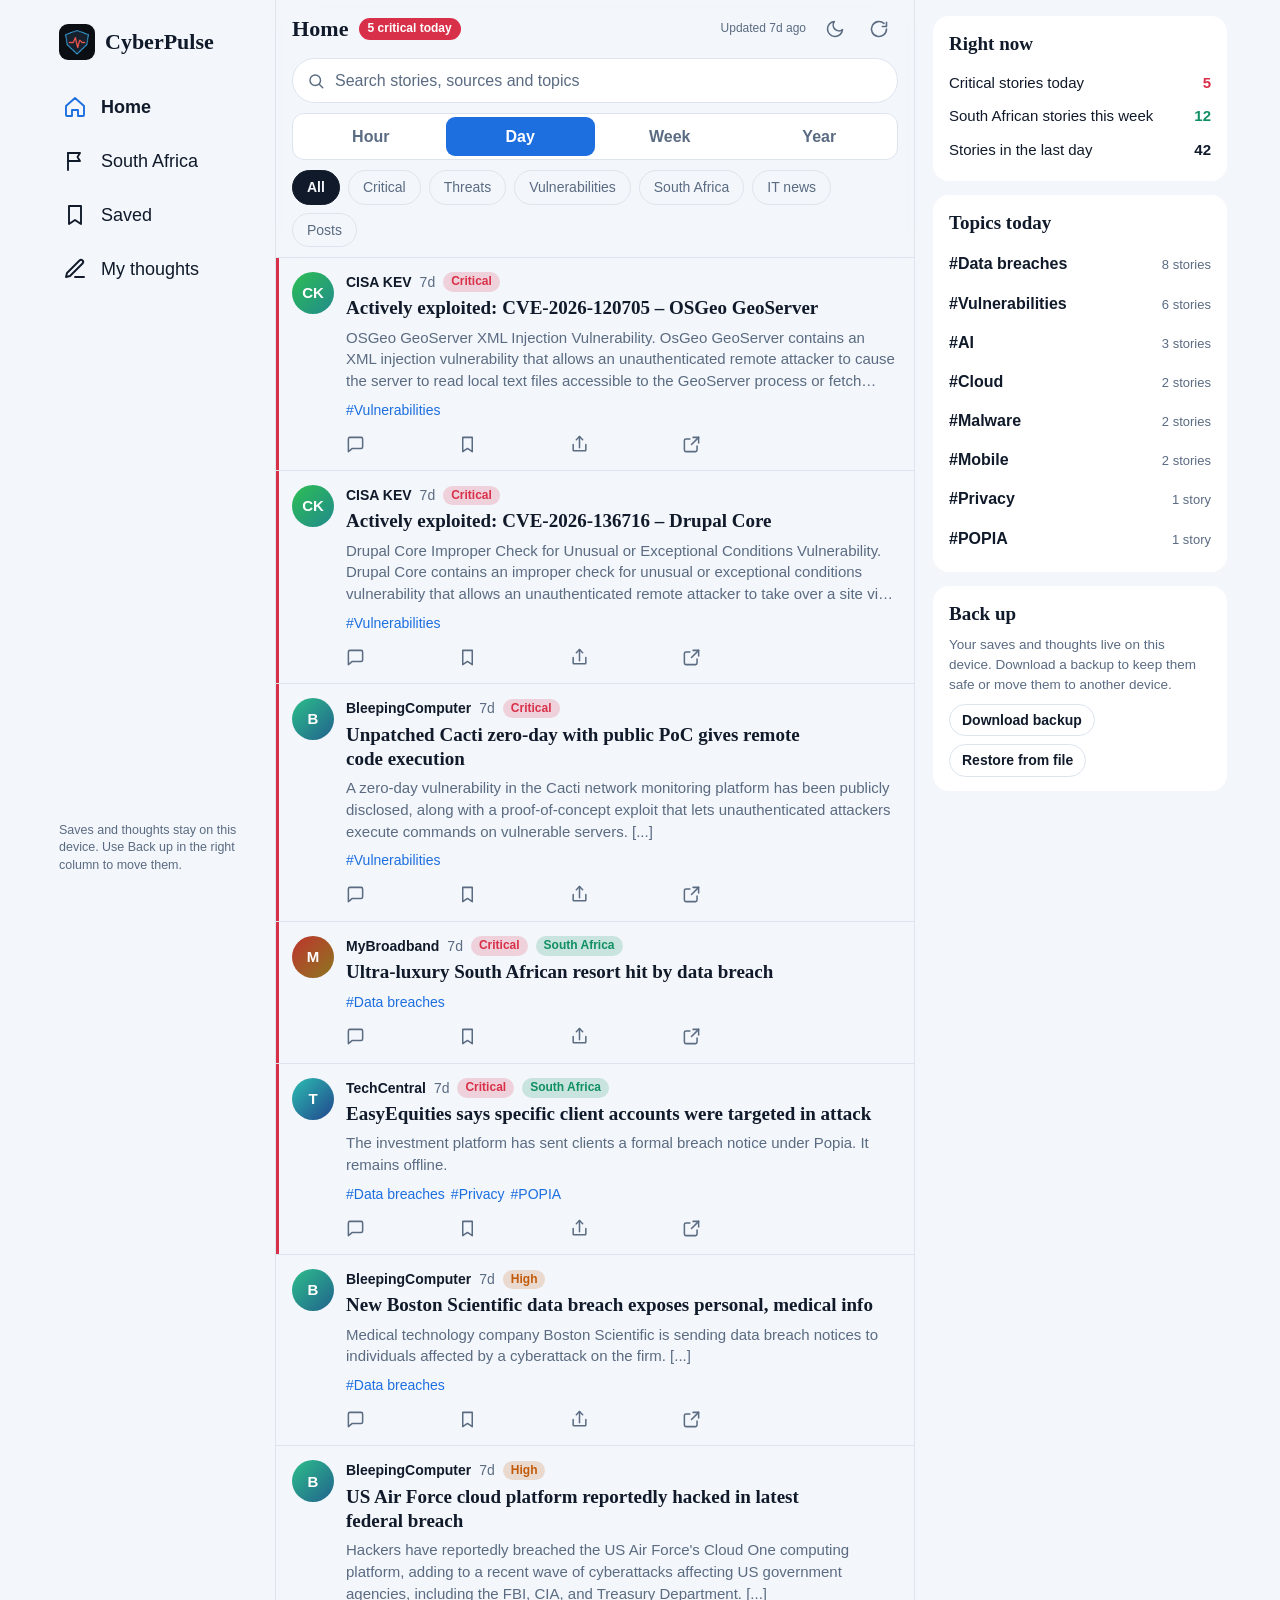
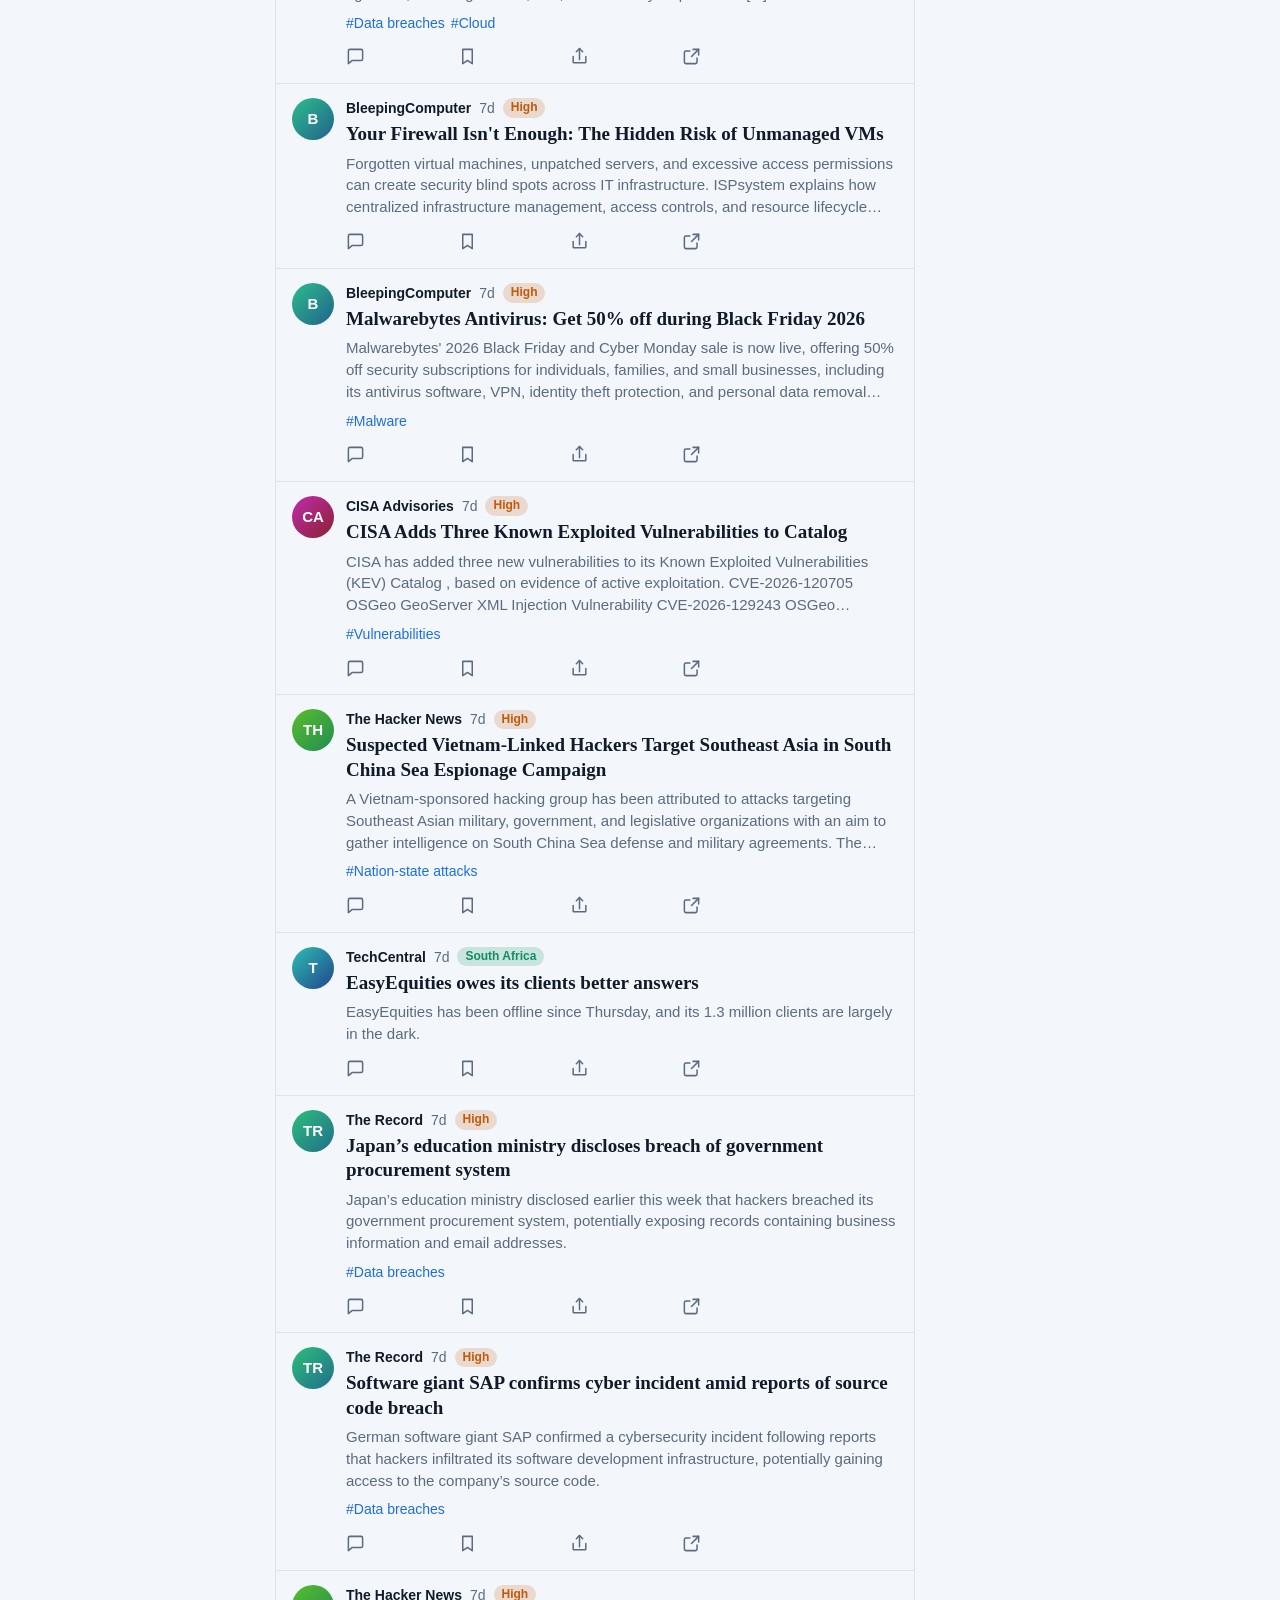
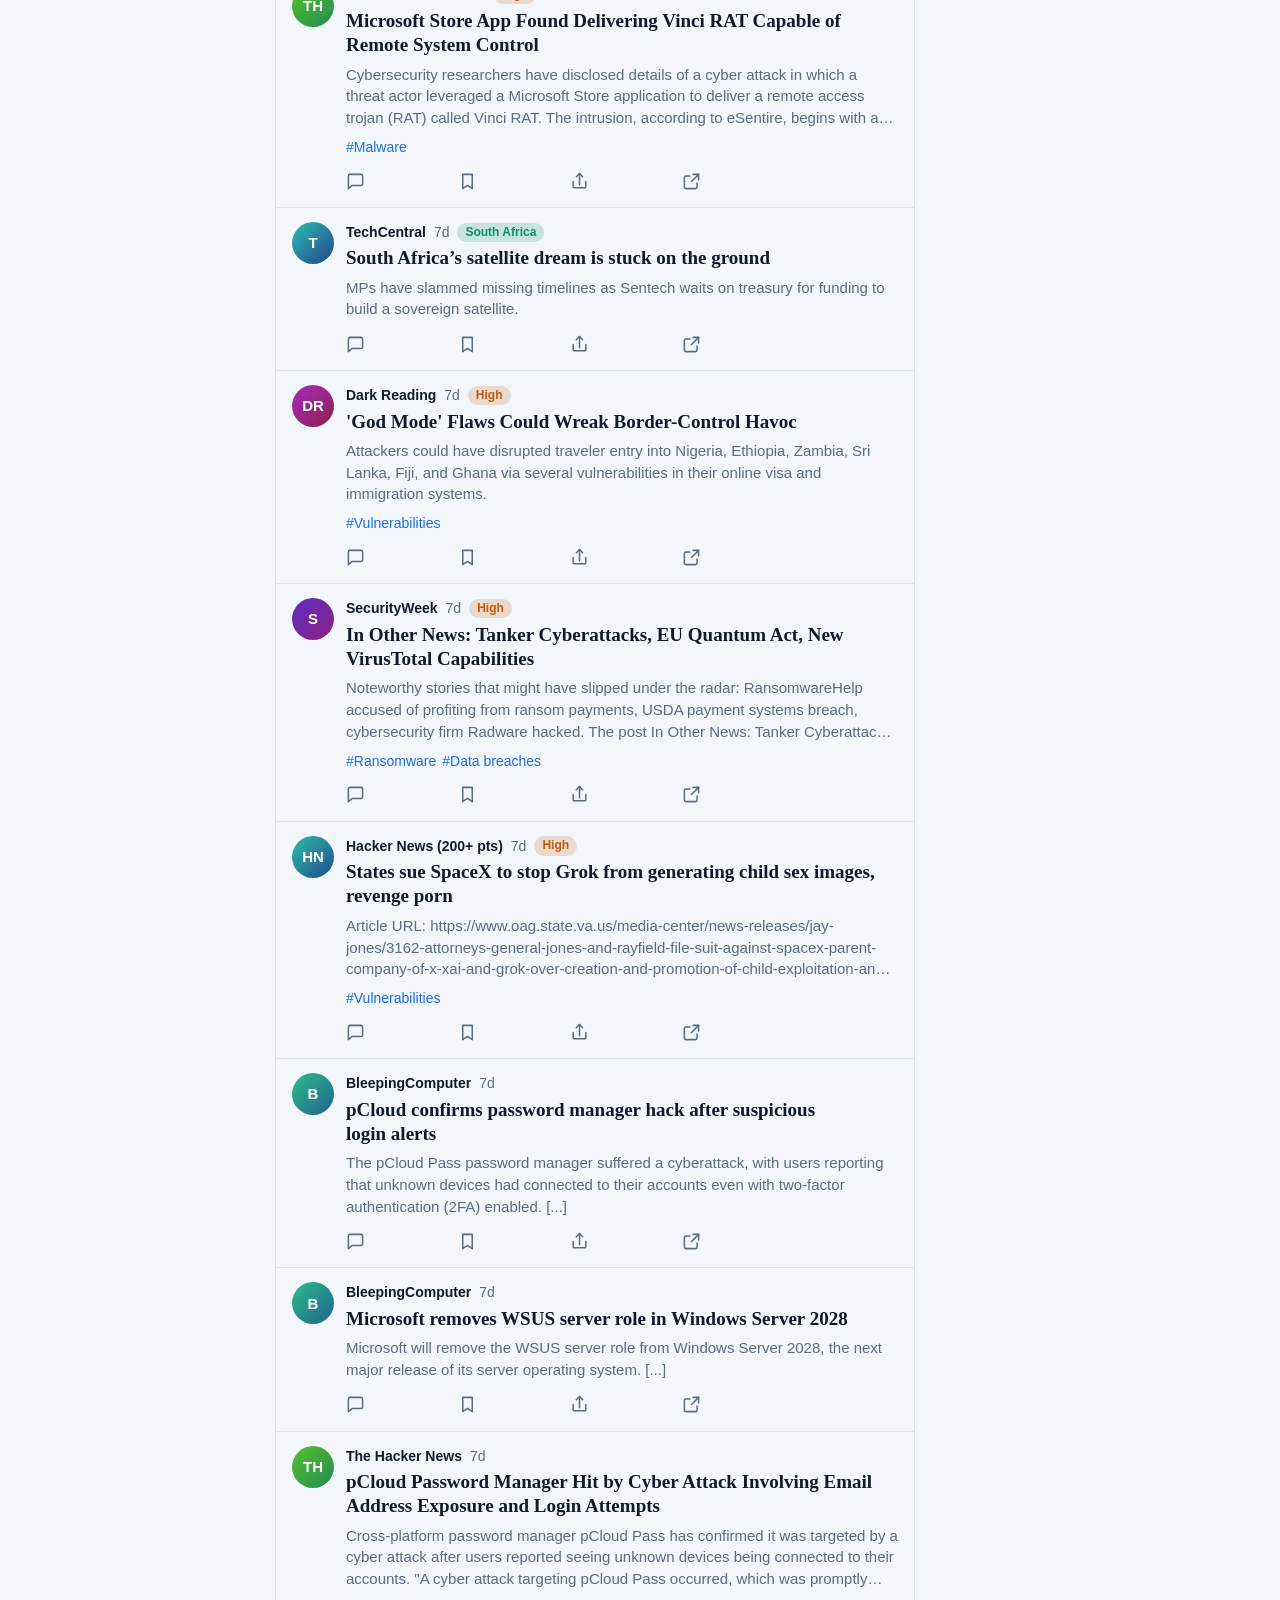
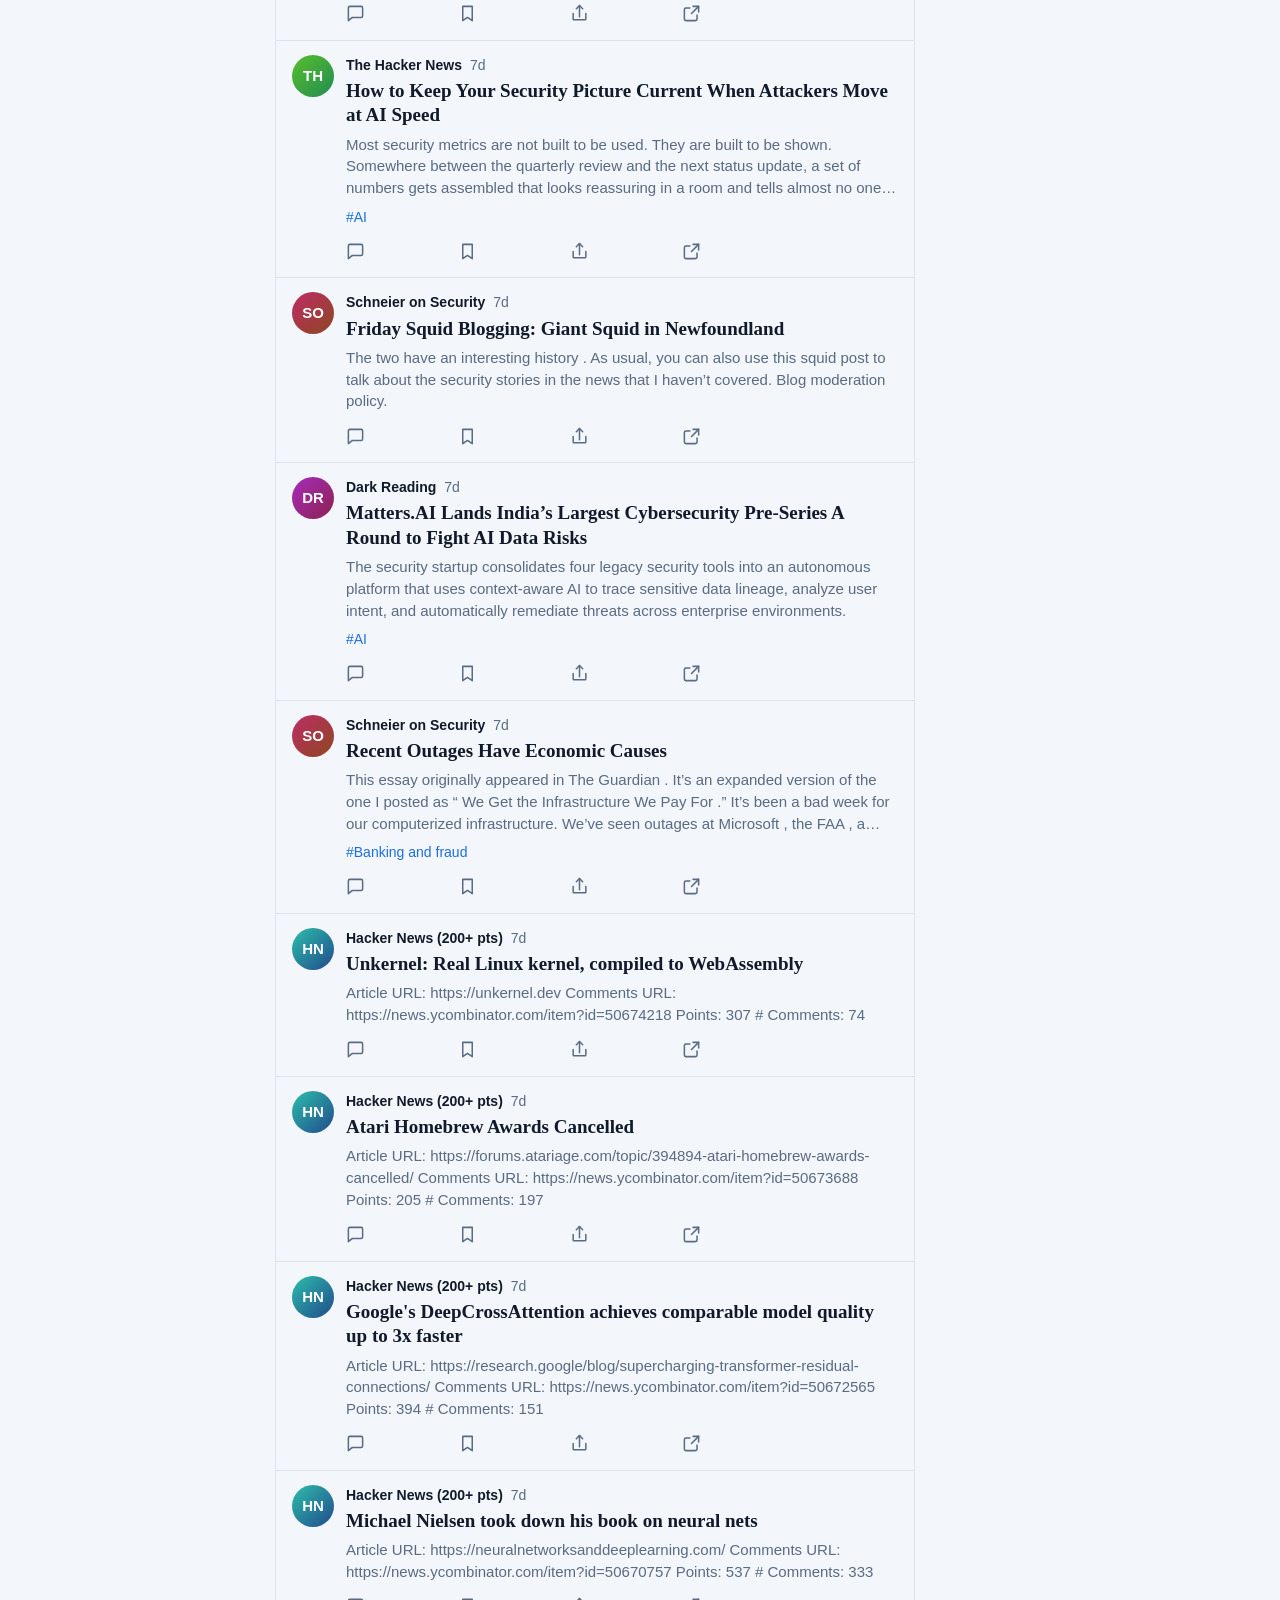
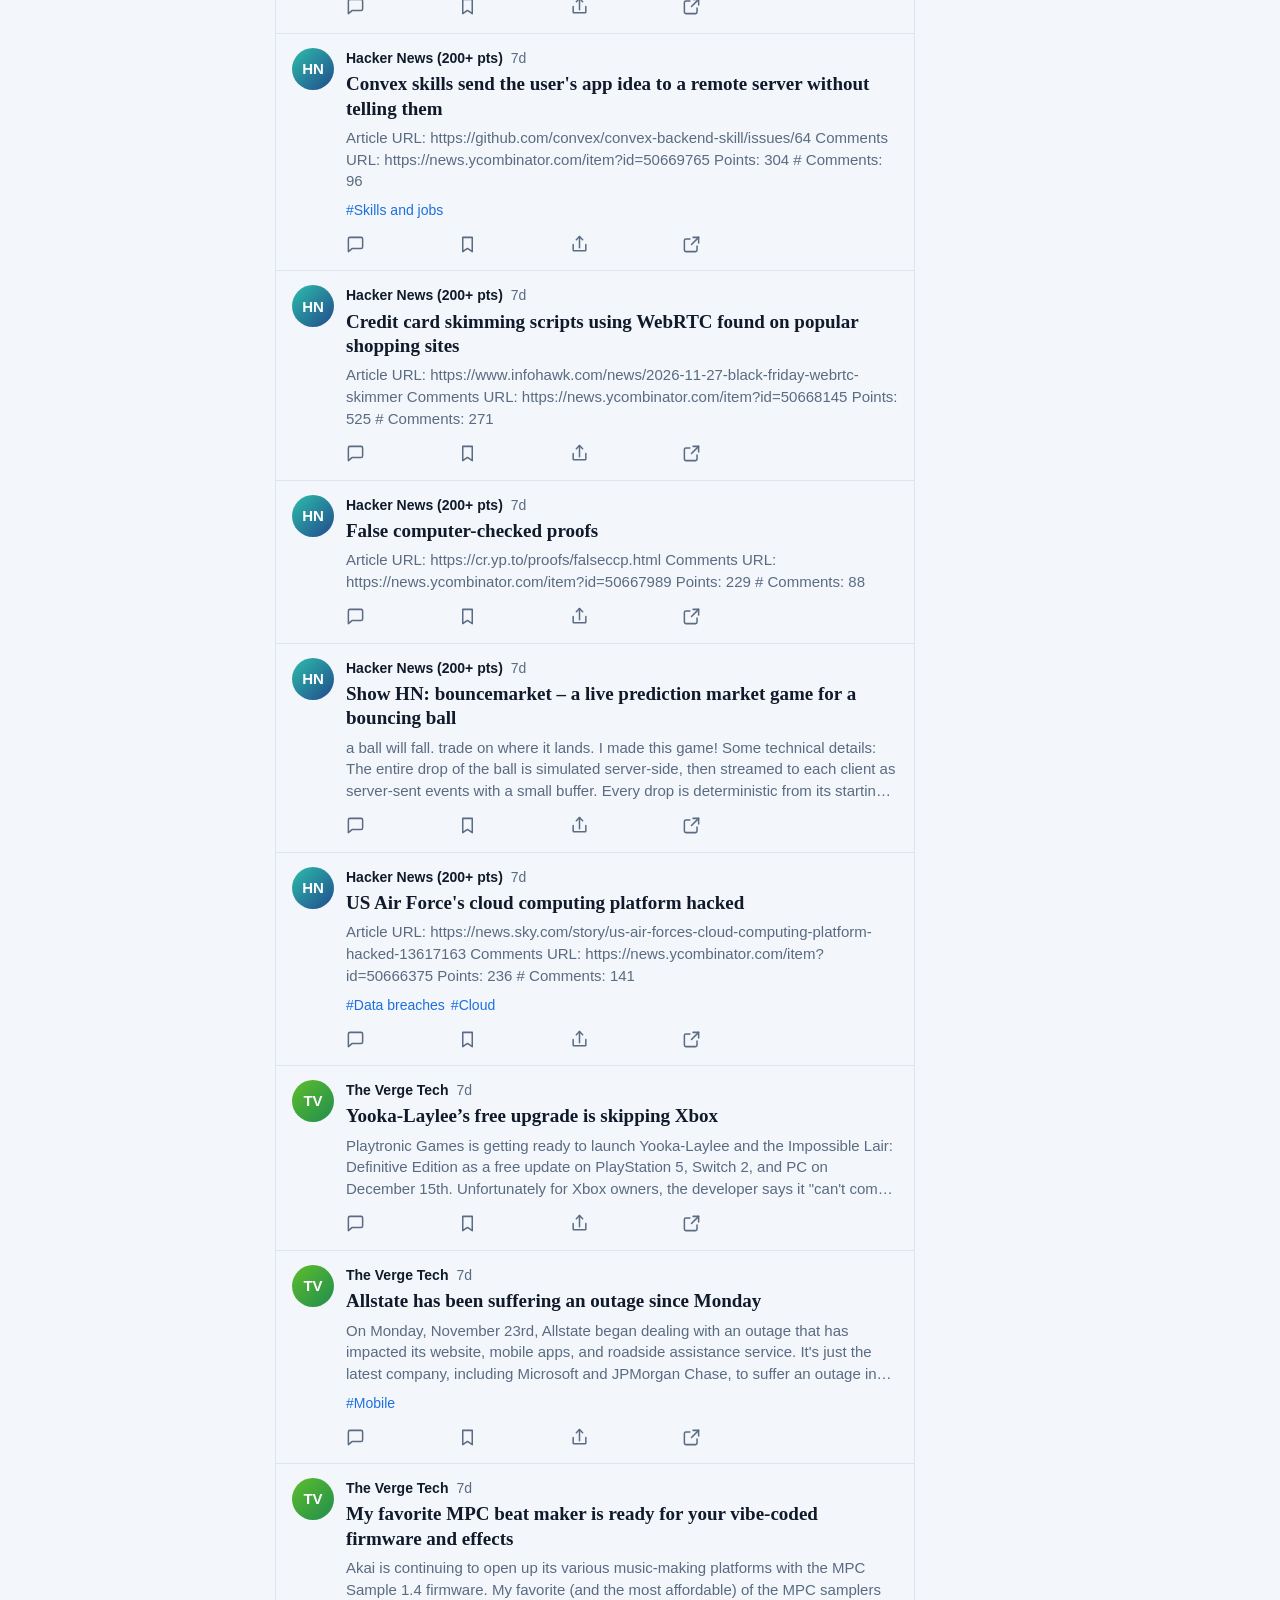
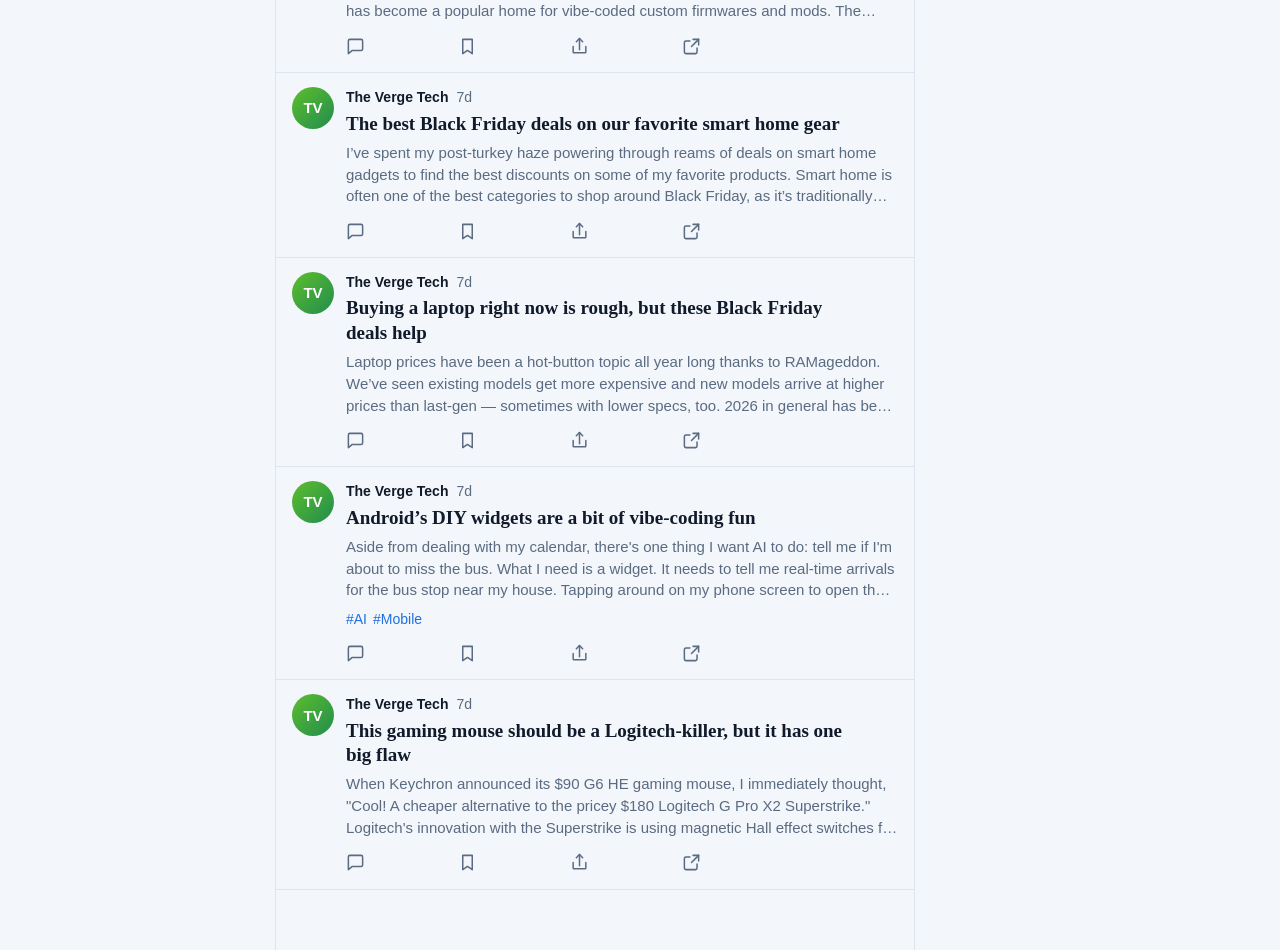
<file: index.html>
<!doctype html>
<html lang="en">
<head>
  <meta charset="utf-8">
  <meta name="viewport" content="width=device-width, initial-scale=1, viewport-fit=cover">
  <title>CyberPulse</title>
  <meta name="description" content="Your personal IT, cybersecurity and South Africa news feed.">
  <link rel="manifest" href="manifest.webmanifest">
  <link rel="icon" type="image/png" href="icons/icon-192.png">
  <link rel="apple-touch-icon" href="icons/apple-touch-icon.png">
  <meta name="apple-mobile-web-app-capable" content="yes">
  <meta name="mobile-web-app-capable" content="yes">
  <meta name="apple-mobile-web-app-title" content="CyberPulse">
  <meta name="apple-mobile-web-app-status-bar-style" content="black-translucent">
  <meta name="theme-color" content="#0b1220">
  <link rel="stylesheet" href="style.css?v=2">
</head>
<body>
  <div class="app">
    <aside class="side">
      <div class="brand"><img src="icons/icon-192.png" alt="" width="36" height="36"><span>CyberPulse</span></div>
      <nav id="sideNav" class="nav" aria-label="Sections"></nav>
      <p class="side-note">Saves and thoughts stay on this device. Use Back up in the right column to move them.</p>
    </aside>

    <div class="center">
      <div id="head" class="head">
        <div class="topbar">
          <div class="mbrand">
            <img class="logo" src="icons/icon-192.png" alt="" width="30" height="30">
            <h1 id="title">Home</h1>
            <span id="critBadge" class="badge" hidden></span>
          </div>
          <div class="tools">
            <span id="status" class="status"></span>
            <button id="theme" class="icon-btn" aria-label="Switch light or dark"></button>
            <button id="refresh" class="icon-btn" aria-label="Refresh"></button>
          </div>
        </div>
        <div class="controls">
          <label class="search">
            <span id="searchIcon" class="search-icon"></span>
            <input id="q" type="search" placeholder="Search stories, sources and topics" autocomplete="off" enterkeyhint="search">
          </label>
          <div id="windows" class="segmented" role="group" aria-label="Time window"></div>
          <div id="chips" class="chips" role="group" aria-label="Filters"></div>
          <div id="tagbar" class="tagbar" hidden></div>
        </div>
      </div>

      <button id="newPill" class="newpill" hidden></button>
      <p id="notice" class="notice" hidden></p>
      <main id="list" class="list" aria-live="polite"></main>
    </div>

    <aside id="rail" class="rail"></aside>
  </div>

  <nav id="bottomNav" class="bottom" aria-label="Sections"></nav>
  <div id="toast" class="toast" role="status" aria-live="polite"></div>
  <input type="file" id="importFile" accept="application/json" hidden>

  <script src="app.js?v=2"></script>
</body>
</html>
</file>
<file: style.css>
/* CyberPulse. Flag colours carry meaning:
   red = critical, gold = saved and your own thoughts, green = South Africa, blue = things you can tap. */
:root {
  --bg: #0b1220;
  --panel: #111b2e;
  --panel2: #16233a;
  --line: #1f2f48;
  --text: #e9eff8;
  --muted: #8d9db5;
  --blue: #4c9bff;
  --red: #ff5468;
  --gold: #f5b73b;
  --green: #27c28a;
  --orange: #ff8a3d;
  --serif: "Iowan Old Style", "Charter", "Source Serif Pro", Georgia, serif;
  --sans: -apple-system, BlinkMacSystemFont, "SF Pro Text", "Segoe UI", Roboto, sans-serif;
  --head-h: 0px;
  color-scheme: dark;
}
:root[data-theme="light"] {
  --bg: #f3f6fa; --panel: #ffffff; --panel2: #eef2f8; --line: #dde4ee;
  --text: #101a2a; --muted: #5a6b82; --blue: #1d6fe0; --red: #d93049;
  --gold: #b9780a; --green: #0f8f62; --orange: #c25a0a;
  color-scheme: light;
}
@media (prefers-color-scheme: light) {
  :root:not([data-theme]) {
    --bg: #f3f6fa; --panel: #ffffff; --panel2: #eef2f8; --line: #dde4ee;
    --text: #101a2a; --muted: #5a6b82; --blue: #1d6fe0; --red: #d93049;
    --gold: #b9780a; --green: #0f8f62; --orange: #c25a0a;
    color-scheme: light;
  }
}

* { box-sizing: border-box; }
html, body { margin: 0; }
body {
  background: var(--bg); color: var(--text);
  font: 16px/1.45 var(--sans);
  -webkit-text-size-adjust: 100%;
  -webkit-tap-highlight-color: transparent;
}
[hidden] { display: none !important; }
button { font: inherit; color: inherit; }
:focus-visible { outline: 2px solid var(--blue); outline-offset: 2px; border-radius: 6px; }
svg { display: block; }

/* ---------- layout ---------- */
.app { min-height: 100vh; display: grid; grid-template-columns: minmax(0, 1fr); }
.center { min-width: 0; padding-bottom: calc(84px + env(safe-area-inset-bottom)); }
.side, .rail { display: none; }

@media (min-width: 900px) {
  .chips { flex-wrap: wrap; overflow: visible; margin: 0; padding: 0; }
  .app { grid-template-columns: 240px minmax(0, 640px); justify-content: center; }
  .center { border-left: 1px solid var(--line); border-right: 1px solid var(--line); padding-bottom: 60px; min-height: 100vh; }
  .side { display: flex; flex-direction: column; gap: 8px; position: sticky; top: 0; height: 100vh; padding: 20px 14px; }
  .bottom { display: none !important; }
  .mbrand .logo { display: none; }
}
@media (min-width: 1180px) {
  .app { grid-template-columns: 240px minmax(0, 640px) 330px; }
  .center { border-right: 1px solid var(--line); }
  .rail { display: flex; flex-direction: column; gap: 14px; position: sticky; top: 0; height: 100vh; overflow-y: auto; padding: 16px 18px; scrollbar-width: none; }
  .rail::-webkit-scrollbar { display: none; }
}

/* ---------- side nav + bottom bar ---------- */
.brand { display: flex; align-items: center; gap: 10px; font-family: var(--serif); font-size: 22px; font-weight: 700; padding: 4px 10px 14px; }
.brand img { border-radius: 9px; }
.nav { display: flex; flex-direction: column; gap: 4px; }
.nav-btn {
  display: flex; align-items: center; gap: 14px; background: none; border: 0; cursor: pointer;
  padding: 12px 14px; border-radius: 999px; font-size: 18px; color: var(--text); text-align: left;
}
@media (hover: hover) { .nav-btn:hover { background: var(--panel); } }
.nav-btn.active { font-weight: 700; }
.nav-btn.active svg { color: var(--blue); }
.nav-btn .count { margin-left: auto; font-size: 13px; color: var(--muted); font-weight: 500; }
.side-note { margin: auto 10px 6px; color: var(--muted); font-size: 12.5px; line-height: 1.4; }

.bottom {
  position: fixed; left: 0; right: 0; bottom: 0; z-index: 30; display: grid; grid-template-columns: repeat(4, 1fr);
  background: color-mix(in srgb, var(--bg) 88%, transparent); backdrop-filter: blur(16px); -webkit-backdrop-filter: blur(16px);
  border-top: 1px solid var(--line); padding-bottom: env(safe-area-inset-bottom);
}
.bottom .nav-btn { flex-direction: column; gap: 3px; padding: 9px 0 8px; font-size: 11px; border-radius: 0; justify-content: center; align-items: center; color: var(--muted); }
.bottom .nav-btn.active { color: var(--text); }
.bottom .nav-btn .count { display: none; }

/* ---------- header ---------- */
.head {
  position: sticky; top: 0; z-index: 20; background: color-mix(in srgb, var(--bg) 86%, transparent);
  backdrop-filter: blur(16px); -webkit-backdrop-filter: blur(16px); border-bottom: 1px solid var(--line);
  transition: transform .22s ease;
}
@media (max-width: 899px) { .head.hide { transform: translateY(-100%); } }
.topbar { display: flex; align-items: center; justify-content: space-between; padding: calc(env(safe-area-inset-top) + 10px) 16px 8px; }
.mbrand { display: flex; align-items: center; gap: 10px; min-width: 0; }
.mbrand .logo { border-radius: 8px; }
.mbrand h1 { margin: 0; font-family: var(--serif); font-size: 22px; font-weight: 700; letter-spacing: .1px; }
.badge { background: var(--red); color: #fff; font-size: 12px; font-weight: 700; padding: 2px 9px; border-radius: 999px; white-space: nowrap; }
.tools { display: flex; align-items: center; gap: 6px; }
.status { color: var(--muted); font-size: 12px; margin-right: 4px; }
.icon-btn { background: none; border: 0; width: 38px; height: 38px; border-radius: 50%; display: grid; place-items: center; cursor: pointer; color: var(--muted); }
.icon-btn:hover { background: var(--panel); color: var(--text); }
.icon-btn.spin svg { animation: spin .8s linear infinite; }
@keyframes spin { to { transform: rotate(360deg); } }

.controls { padding: 2px 16px 10px; display: grid; gap: 10px; }
.search { display: flex; align-items: center; gap: 10px; background: var(--panel); border: 1px solid var(--line); border-radius: 999px; padding: 0 14px; color: var(--muted); }
.search:focus-within { border-color: var(--blue); }
.search input { flex: 1; min-width: 0; background: none; border: 0; outline: 0; color: var(--text); font: inherit; font-size: 16px; padding: 10px 0; }
.search input::placeholder { color: var(--muted); }
.segmented { display: grid; grid-template-columns: repeat(4, 1fr); background: var(--panel); border-radius: 12px; padding: 3px; border: 1px solid var(--line); }
.segmented button { background: none; border: 0; border-radius: 9px; padding: 8px 0; font-weight: 600; color: var(--muted); cursor: pointer; }
.segmented button.active { background: var(--blue); color: #fff; }
.chips { display: flex; gap: 8px; overflow-x: auto; scrollbar-width: none; margin: 0 -16px; padding: 0 16px; }
.chips::-webkit-scrollbar { display: none; }
.chip { flex: 0 0 auto; background: none; border: 1px solid var(--line); color: var(--muted); border-radius: 999px; padding: 6px 14px; font-size: 14px; cursor: pointer; }
.chip:hover { color: var(--text); }
.chip.active { background: var(--text); border-color: var(--text); color: var(--bg); font-weight: 600; }
.tagbar { display: flex; align-items: center; gap: 8px; font-size: 14px; color: var(--muted); }
.tagbar button { background: color-mix(in srgb, var(--blue) 16%, transparent); color: var(--blue); border: 0; border-radius: 999px; padding: 4px 12px; cursor: pointer; font-weight: 600; }

.newpill {
  position: sticky; top: 8px; z-index: 25; display: flex; align-items: center; gap: 6px; margin: 10px auto 0;
  background: var(--blue); color: #fff; border: 0; border-radius: 999px; padding: 9px 18px; font-weight: 700; cursor: pointer;
  box-shadow: 0 6px 22px rgba(0, 0, 0, .35); animation: pop .25s ease;
}
.newpill[hidden] { display: none; }
@keyframes pop { from { transform: translateY(-8px); opacity: 0; } to { transform: none; opacity: 1; } }
.notice { margin: 0; padding: 10px 16px; font-size: 13.5px; color: var(--orange); border-bottom: 1px solid var(--line); }

/* ---------- feed ---------- */
.list { display: block; }
.section-title { font-family: var(--serif); font-size: 19px; font-weight: 700; padding: 18px 16px 8px; margin: 0; border-bottom: 1px solid var(--line); }
.section-title:has(+ .section-sub) { border-bottom: 0; padding-bottom: 2px; }
.section-sub { color: var(--muted); font-size: 14px; padding: 0 16px 12px; margin: 0; border-bottom: 1px solid var(--line); }

.card { position: relative; padding: 14px 16px 6px; border-bottom: 1px solid var(--line); }
.card:hover { background: color-mix(in srgb, var(--panel) 55%, transparent); }
.card.critical::before { content: ""; position: absolute; left: 0; top: 0; bottom: 0; width: 3px; background: var(--red); }
.card.read .c-title { color: var(--muted); }
.c-top { display: flex; gap: 12px; }
.avatar { flex: 0 0 auto; width: 42px; height: 42px; border-radius: 50%; display: grid; place-items: center; color: #fff; font-weight: 700; font-size: 15px; }
.c-body { min-width: 0; flex: 1; }
.c-who { display: flex; align-items: center; gap: 8px; flex-wrap: wrap; font-size: 14px; }
.c-source { font-weight: 700; }
.c-time { color: var(--muted); }
.pill { font-size: 12px; font-weight: 700; padding: 1px 8px; border-radius: 999px; }
.pill.critical { background: color-mix(in srgb, var(--red) 18%, transparent); color: var(--red); }
.pill.high { background: color-mix(in srgb, var(--orange) 18%, transparent); color: var(--orange); }
.pill.sa { background: color-mix(in srgb, var(--green) 18%, transparent); color: var(--green); }
.c-title { display: block; margin: 4px 0 0; font-family: var(--serif); font-size: 19px; line-height: 1.28; font-weight: 700; color: var(--text); text-decoration: none; text-wrap: pretty; }
a.c-title:hover { text-decoration: underline; text-decoration-thickness: 1px; text-underline-offset: 3px; }
.c-summary { margin: 6px 0 0; color: var(--muted); font-size: 15px; line-height: 1.45; display: -webkit-box; -webkit-line-clamp: 3; -webkit-box-orient: vertical; overflow: hidden; }
.c-extra { margin: 6px 0 0; color: var(--muted); font-size: 13px; }
.c-also { margin: 6px 0 0; color: var(--muted); font-size: 13px; }
.c-tags { display: flex; flex-wrap: wrap; gap: 6px; margin-top: 8px; }
.tag { background: none; border: 0; padding: 0; color: var(--blue); font-size: 14px; cursor: pointer; }
.tag:hover { text-decoration: underline; }

.actions { display: flex; justify-content: space-between; max-width: 380px; margin: 4px 0 0 -8px; }
.act { display: flex; align-items: center; gap: 6px; background: none; border: 0; color: var(--muted); padding: 8px; border-radius: 999px; cursor: pointer; font-size: 13px; min-width: 44px; min-height: 40px; }
@media (hover: hover) {
  .act:hover { background: color-mix(in srgb, var(--blue) 14%, transparent); color: var(--blue); }
  .act.saved:hover, .act.has-notes:hover { background: color-mix(in srgb, var(--gold) 16%, transparent); color: var(--gold); }
}
.act.saved, .act.has-notes { color: var(--gold); }

/* my thoughts: gold-ruled margin notes */
.notes { margin: 4px 0 12px 54px; }
.note { border-left: 3px solid var(--gold); padding: 4px 0 4px 12px; margin-bottom: 10px; }
.note-meta { display: flex; justify-content: space-between; gap: 8px; color: var(--muted); font-size: 12.5px; }
.note-btns { display: flex; gap: 12px; }
.link-btn { background: none; border: 0; padding: 0; color: var(--muted); font-size: 12.5px; cursor: pointer; }
.link-btn:hover { color: var(--text); text-decoration: underline; }
.note-text { margin-top: 3px; white-space: pre-wrap; overflow-wrap: anywhere; font-family: var(--serif); font-size: 16px; line-height: 1.5; }
.note-compose { background: var(--panel2); border: 1px solid var(--line); border-radius: 14px; padding: 10px 12px; }
.note-compose:focus-within { border-color: var(--gold); }
.note-input { width: 100%; resize: none; background: none; border: 0; outline: 0; color: var(--text); font-family: var(--serif); font-size: 16px; line-height: 1.5; min-height: 52px; }
.note-input::placeholder { color: var(--muted); }
.note-foot { display: flex; justify-content: space-between; align-items: center; gap: 10px; margin-top: 4px; }
.note-foot .hint { color: var(--muted); font-size: 12.5px; }
.note .note-foot { justify-content: flex-end; }
.btn { background: none; border: 1px solid var(--line); color: var(--text); border-radius: 999px; padding: 8px 16px; font-weight: 600; cursor: pointer; }
.btn:hover { background: var(--panel); }
.btn.small { padding: 5px 12px; font-size: 14px; }
.btn.primary { background: var(--gold); border-color: var(--gold); color: #1a1405; }
.btn.primary:hover { filter: brightness(1.08); background: var(--gold); }
.btn.primary:disabled { opacity: .45; cursor: default; filter: none; }

.report { padding: 14px 16px; border-bottom: 1px solid var(--line); display: block; color: inherit; text-decoration: none; }
.report:hover { background: color-mix(in srgb, var(--panel) 55%, transparent); }
.report b { font-family: var(--serif); font-size: 17px; }
.report p { margin: 2px 0 0; color: var(--muted); font-size: 14px; }

.empty { text-align: center; padding: 56px 28px; color: var(--muted); }
.empty svg { margin: 0 auto 14px; color: var(--muted); }
.empty h3 { margin: 0 0 6px; color: var(--text); font-family: var(--serif); font-size: 20px; }
.empty p { margin: 0 auto; max-width: 34ch; }

.skel { padding: 16px; border-bottom: 1px solid var(--line); display: flex; gap: 12px; }
.skel i { display: block; border-radius: 8px; background: linear-gradient(90deg, var(--panel) 25%, var(--panel2) 50%, var(--panel) 75%); background-size: 200% 100%; animation: shimmer 1.3s infinite; }
.skel .a { width: 42px; height: 42px; border-radius: 50%; flex: none; }
.skel .l { flex: 1; display: grid; gap: 9px; }
.skel .l i { height: 13px; }
@keyframes shimmer { to { background-position: -200% 0; } }

/* ---------- right column ---------- */
.box { background: var(--panel); border-radius: 16px; padding: 14px 16px; }
.box h2 { margin: 0 0 8px; font-family: var(--serif); font-size: 19px; }
.stat { display: flex; justify-content: space-between; padding: 6px 0; font-size: 15px; }
.stat b { font-variant-numeric: tabular-nums; }
.stat .red { color: var(--red); } .stat .green { color: var(--green); }
.topic { display: flex; justify-content: space-between; align-items: baseline; width: 100%; background: none; border: 0; padding: 8px 0; cursor: pointer; text-align: left; }
.topic:hover b { text-decoration: underline; }
.topic span { color: var(--muted); font-size: 13px; }
.backup { display: flex; gap: 8px; flex-wrap: wrap; }
.box p { margin: 0 0 10px; color: var(--muted); font-size: 13.5px; }
.mobile-only { margin: 20px 16px; }
@media (min-width: 1180px) { .mobile-only { display: none; } }

.toast {
  position: fixed; left: 50%; bottom: calc(96px + env(safe-area-inset-bottom)); transform: translate(-50%, 20px); opacity: 0; pointer-events: none;
  background: var(--text); color: var(--bg); padding: 10px 18px; border-radius: 999px; font-weight: 600; font-size: 14px; z-index: 50; transition: .2s ease;
}
.toast.show { opacity: 1; transform: translate(-50%, 0); }
@media (min-width: 900px) { .toast { bottom: 28px; } }

@media (max-width: 420px) { .notes { margin-left: 0; } .status { display: none; } }
@media (prefers-reduced-motion: reduce) { * { animation: none !important; transition: none !important; } }
</file>
